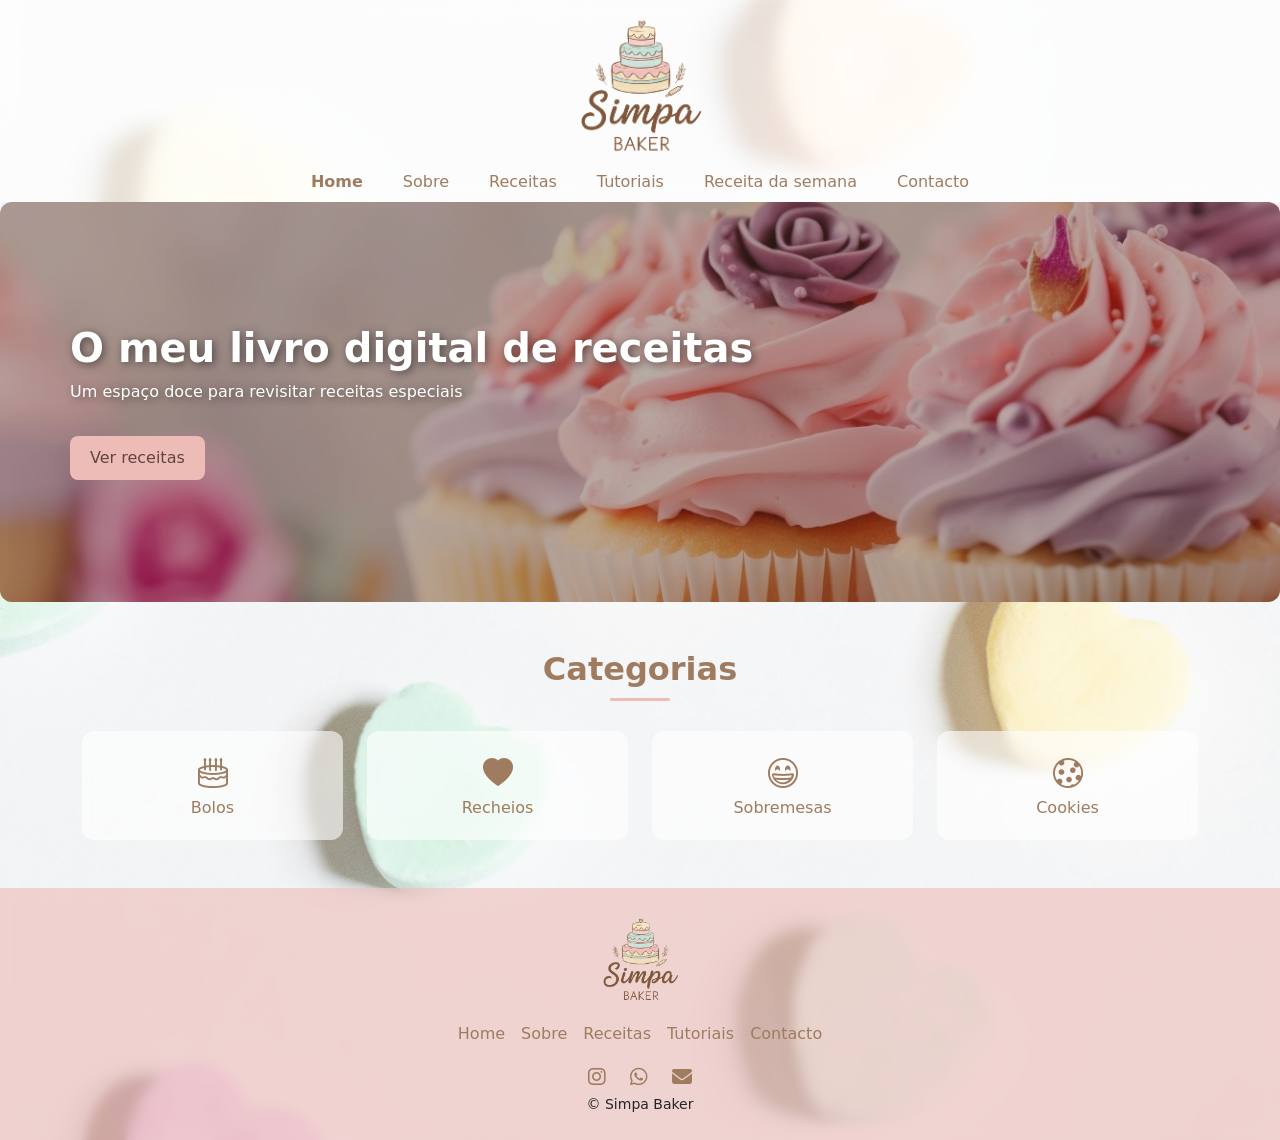
<file: Pages/index.html>
<!doctype html>
<html lang="en">

<head>
    <meta charset="UTF-8" />
    <meta name="viewport" content="width=device-width, initial-scale=1.0" />
    <title>Simpa Baker</title>

    <!-- Favicon -->
    <link rel="icon" type="image/x-icon" href="../Assets/Imagens/Icones/favicon.png">

    <!-- Bootstrap CSS -->
    <link href="https://cdn.jsdelivr.net/npm/bootstrap@5.3.8/dist/css/bootstrap.min.css" rel="stylesheet"
        integrity="sha384-sRIl4kxILFvY47J16cr9ZwB07vP4J8+LH7qKQnuqkuIAvNWLzeN8tE5YBujZqJLB" crossorigin="anonymous">

    <!-- Font Awesone - Ícones -->
    <link rel="stylesheet" href="https://cdnjs.cloudflare.com/ajax/libs/font-awesome/6.5.0/css/all.min.css">

    <!-- Botstrap Ícones -->
    <link href="https://cdn.jsdelivr.net/npm/bootstrap-icons@1.11.3/font/bootstrap-icons.css" rel="stylesheet">

    <!-- Meu CSS -->
    <link rel="stylesheet" href="../Assets/CSS/style.css">

</head>

<body class="d-flex flex-column min-vh-100">

    <!-- HEADER -->
    <header class="text-center">

            <!-- Logo -->
            <a href="index.html">
                <img class="img-fluid" style="max-width: 160px;" src="../Assets/Imagens/Icones/logo_simpa.png"
                    alt="Simpa Baker logo">
            </a>

            <!-- NAVBAR -->
            <nav class="navbar navbar-expand-lg" data-bs-theme="light">
                <div class="container">
                    <!-- Botao mobile -->
                    <button class="navbar-toggler" type="button" data-bs-toggle="collapse" data-bs-target="#menu">
                        <span class="navbar-toggler-icon"></span>
                    </button>
                    <!-- Menu -->
                    <div class="collapse navbar-collapse justify-content-center" id="menu">

                        <ul class="navbar-nav gap-4">

                            <!-- Links -->
                            <li class="nav-item">
                                <a class="nav-link active" href="index.html">Home</a>
                            </li>
                            <li class="nav-item">
                                <a class="nav-link" href="sobre_nos.html">Sobre</a>
                            </li>
                            <li class="nav-item">
                                <a class="nav-link" href="receitas.html">Receitas</a>
                            </li>
                            <li class="nav-item">
                                <a class="nav-link" href="videos.html">Tutoriais</a>
                            </li>
                            <li class="nav-item">
                                <a class="nav-link" href="receita-da-semana.html">Receita da semana</a>
                            </li>
                            <li class="nav-item">
                                <a class="nav-link" href="contactos.html">Contacto</a>
                            </li>

                        </ul>
                    </div>

                </div>
            </nav>
    </header>

    <!-- MAIN -->
    <main>
        <!-- HERO -->
        <div class="hero d-flex align-items-center text-white">
            <div class="container text-start">
                <!-- Título principal -->
                <h1 class="fw-bold">O meu livro digital de receitas</h1>
                <!-- Texto -->
                <p>Um espaço doce para revisitar receitas especiais</p>
                <!-- Botao -->
                <a href="receitas.html" class="btn btn-custom mt-3">Ver receitas</a>
            </div>
        </div>

        <!-- CATEGORIAS -->
        <div class="container text-center my-5">

            <!-- Titulo da secçao -->
            <h2 class="section-title">Categorias</h2>
            <div class="section-divider"></div>
            <!-- Grid -->
            <div class="row justify-content-center g-4">

                <!-- Categoria -->
                <div class="col-6 col-md-3">
                    <div class="categoria">
                        <i class="bi bi-cake2"></i>
                        <p>Bolos</p>
                    </div>
                </div>
                <!-- Repeticao -->
                <div class="col-6 col-md-3">
                    <div class="categoria">
                        <i class="bi bi-heart-fill"></i>
                        <p>Recheios</p>
                    </div>
                </div>

                <div class="col-6 col-md-3">
                    <div class="categoria">
                        <i class="bi bi-emoji-grin"></i>
                        <p>Sobremesas</p>
                    </div>
                </div>

                <div class="col-6 col-md-3">
                    <div class="categoria">
                        <i class="bi bi-cookie"></i>
                        <p>Cookies</p>
                    </div>
                </div>

            </div>
        </div>

    </main>
    <!-- FOOTER -->
    <footer class="footer mt-auto py-4">
        <div class="container text-center">


            <!-- Logo -->
            <img src="../Assets/Imagens/Icones/logo_simpa.png" alt="Simpa Baker logo" style="max-width: 100px;">

            <!-- Links -->
            <div class="d-flex justify-content-center gap-3 mb-2">
                <a href="index.html" class="footer-link">Home</a>
                <a href="sobre_nos.html" class="footer-link">Sobre</a>
                <a href="receitas.html" class="footer-link">Receitas</a>
                <a href="videos.html" class="footer-link">Tutoriais</a>
                <a href="contactos.html" class="footer-link">Contacto</a>
            </div>

            <!-- Redes Sociais -->
            <div class="d-flex justify-content-center gap-4 mt-3">
                <a href="https://instagram.com/simpa.baker" target="_blank" class="footer-icon"><i
                        class="fa-brands fa-instagram"></i></a>
                <a href="https://wa.me/351937646633" target="_blank" class="footer-icon"><i
                        class="fa-brands fa-whatsapp"></i></a>
                <a href="mailto:jessica_amorim@hotmail.com" class="footer-icon"><i class="fa-solid fa-envelope"></i></a>
            </div>
            <!-- Copyright -->
                <small>&copy; Simpa Baker</small>
            </div>

        </div>
    </footer>

    <!-- Bootstrap JS -->
    <script src="https://cdn.jsdelivr.net/npm/bootstrap@5.3.8/dist/js/bootstrap.bundle.min.js"
        integrity="sha384-FKyoEForCGlyvwx9Hj09JcYn3nv7wiPVlz7YYwJrWVcXK/BmnVDxM+D2scQbITxI"
        crossorigin="anonymous"></script>

    <!-- Meu JS -->
    <script src="../Assets/JS/main.js"></script>
</body>

</html>
</file>
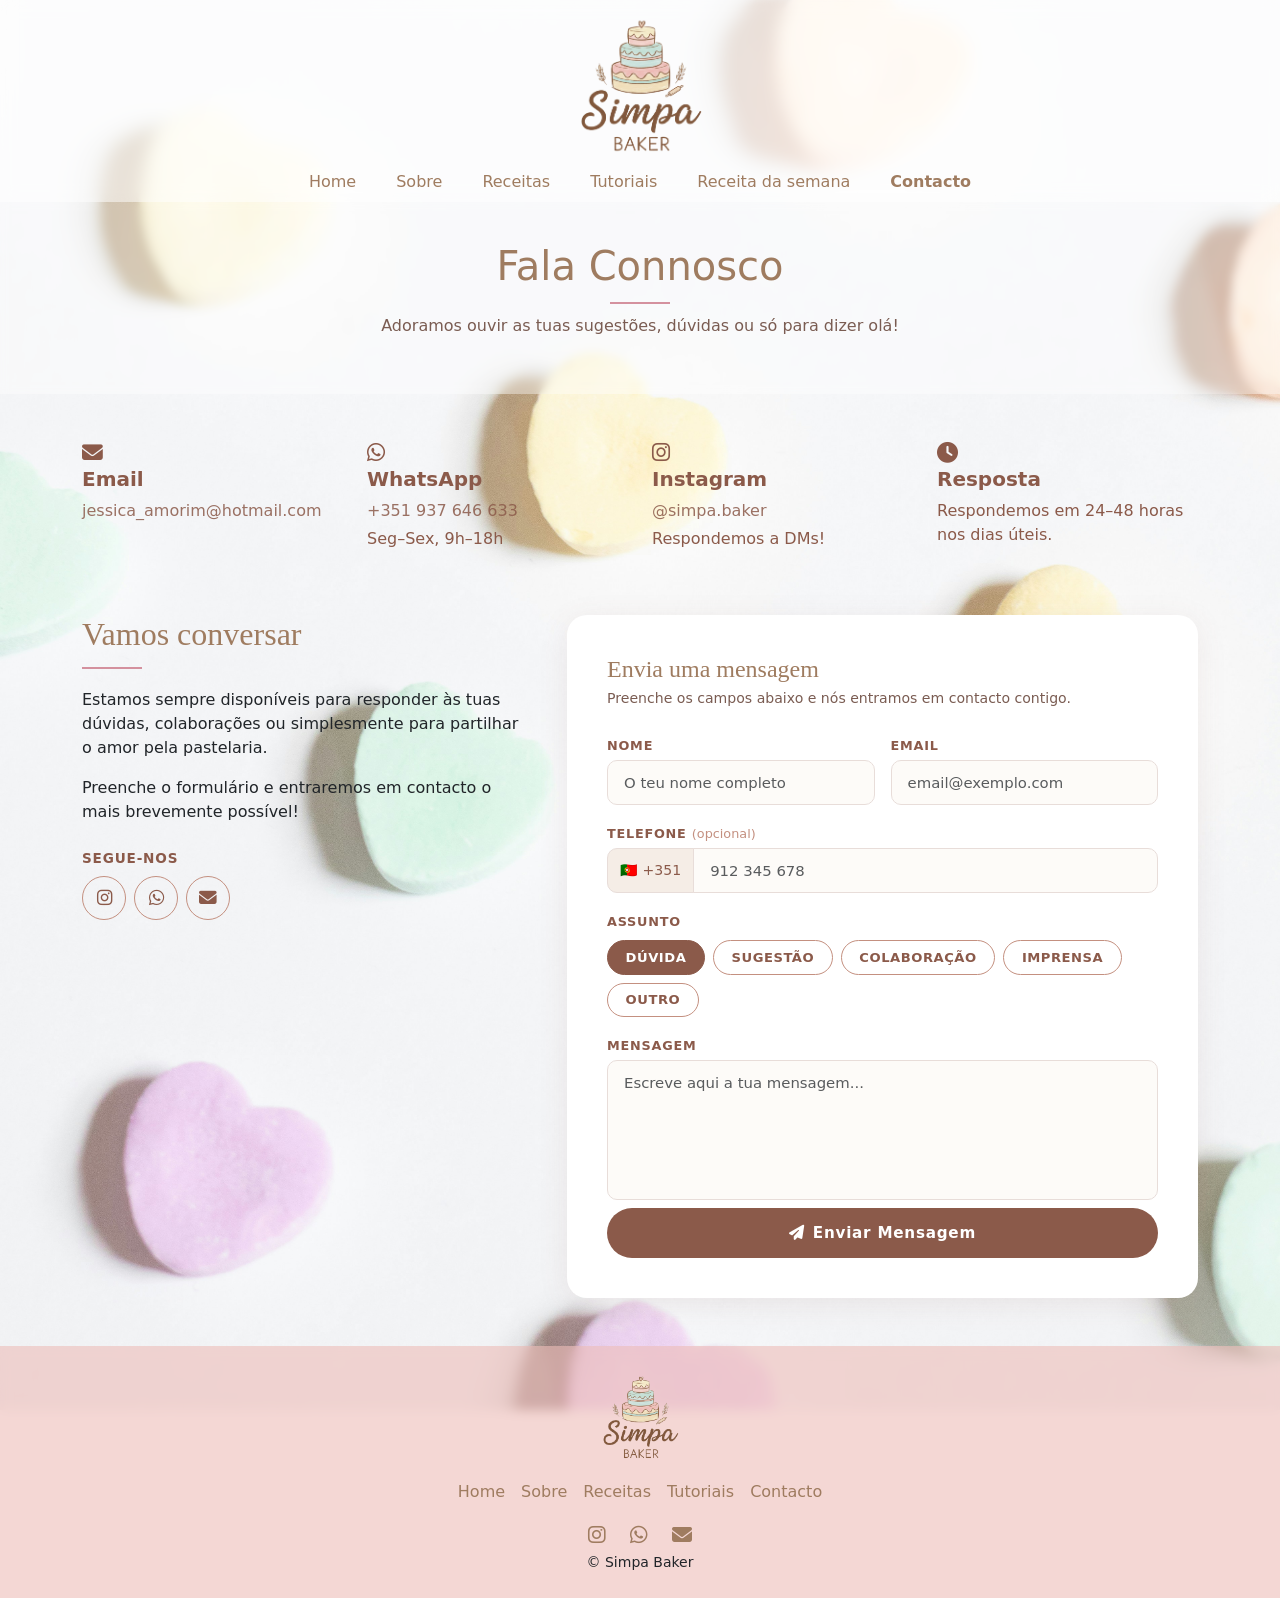
<file: Pages/contactos.html>
<!doctype html>
<html lang="en">

<head>
    <meta charset="UTF-8" />
    <meta name="viewport" content="width=device-width, initial-scale=1.0" />
    <title>Simpa Baker</title>

    <!-- FAVICON -->
    <link rel="icon" type="image/x-icon" href="../Assets/Imagens/Icones/favicon.png">

    <!-- BOOTSTRAP -->
    <link href="https://cdn.jsdelivr.net/npm/bootstrap@5.3.8/dist/css/bootstrap.min.css" rel="stylesheet"
        integrity="sha384-sRIl4kxILFvY47J16cr9ZwB07vP4J8+LH7qKQnuqkuIAvNWLzeN8tE5YBujZqJLB" crossorigin="anonymous">

    <!-- FONT AWESOME -->
    <link rel="stylesheet" href="https://cdnjs.cloudflare.com/ajax/libs/font-awesome/6.5.0/css/all.min.css">


    <!-- MEU CSS -->
    <link rel="stylesheet" href="../Assets/CSS/style.css">

</head>

<body class="d-flex flex-column min-vh-100">
    <header class="text-center sticky-top">

        <!-- Logo com espaçamento em cima e em baixo / Limitador de tamanho-->
        <a href="index.html">
            <img class="img-fluid" style="max-width: 160px;" src="../Assets/Imagens/Icones/logo_simpa.png"
                alt="Simpa Baker logo">
        </a>

        <!-- NAVBAR -->
        <nav class="navbar navbar-expand-lg" data-bs-theme="light">
            <div class="container">

                <button class="navbar-toggler" type="button" data-bs-toggle="collapse" data-bs-target="#menu">
                    <span class="navbar-toggler-icon"></span>
                </button>

                <div class="collapse navbar-collapse justify-content-center" id="menu">

                    <ul class="navbar-nav gap-4">

                        <li class="nav-item">
                            <a class="nav-link" href="index.html">Home</a>
                        </li>
                        <li class="nav-item">
                            <a class="nav-link" href="sobre_nos.html">Sobre</a>
                        </li>
                        <li class="nav-item">
                            <a class="nav-link" href="receitas.html">Receitas</a>
                        </li>
                        <li class="nav-item">
                            <a class="nav-link" href="videos.html">Tutoriais</a>
                        </li>
                        <li class="nav-item">
                            <a class="nav-link" href="receita-da-semana.html">Receita da semana</a>
                        </li>
                        <li class="nav-item">
                            <a class="nav-link active" href="contactos.html">Contacto</a>
                        </li>


                    </ul>
                </div>

            </div>
        </nav>

    </header>


    <main>
        <!-- HERO -->
        <div class="page-hero">
            <h1>
                Fala Connosco
            </h1>
            <div class="divider"></div>
            <p>Adoramos ouvir as tuas sugestões, dúvidas ou só para dizer olá!</p>
        </div>

        <!-- CARDS DE INFO -->
        <div class="container my-5">
            <div class="row g-4 justify-content-center">
                <div class="col-6 col-md-3">
                    <div class="info-card">
                        <div class="info-icon"><i class="fa-solid fa-envelope"></i></div>
                        <h5>Email</h5>
                        <a href="mailto:jessica_amorim@hotmail.com">jessica_amorim@hotmail.com</a>
                    </div>
                </div>

                <div class="col-6 col-md-3">
                    <div class="info-card">
                        <div class="info-icon"><i class="fa-brands fa-whatsapp"></i></div>
                        <h5>WhatsApp</h5>
                        <a href="https://wa.me/351937646633" target="_blank">+351 937 646 633</a>
                        <p class="mt-1">Seg–Sex, 9h–18h</p>
                    </div>
                </div>

                <div class="col-6 col-md-3">
                    <div class="info-card">
                        <div class="info-icon">
                            <i class="fa-brands fa-instagram"></i>
                        </div>
                        <h5>Instagram</h5>
                        <a href="https://instagram.com/simpa.baker" target="_blank">@simpa.baker</a>
                        <p class="mt-1">Respondemos a DMs!</p>
                    </div>
                </div>

                <div class="col-6 col-md-3">
                    <div class="info-card">
                        <div class="info-icon"><i class="fa-solid fa-clock"></i></div>
                        <h5>Resposta</h5>
                        <p>Respondemos em 24–48 horas nos dias úteis.</p>
                    </div>
                </div>
            </div>
        </div>

        <!-- FORMULÁRIO + INFO -->
        <div class="container mb-5">
            <div class="row g-5 align-items-start">
                <!-- LADO ESQUERDO — texto + redes -->
                <div class="col-md-5">
                    <h2 class="titulo-secao">
                        Vamos conversar
                    </h2>
                    <div class="divider" style="margin: 0.8rem 0 1.2rem"></div>
                    <p>
                        Estamos sempre disponíveis para responder às tuas dúvidas,
                        colaborações ou simplesmente para partilhar o amor pela
                        pastelaria.
                    </p>
                    <p>
                        Preenche o formulário e entraremos em contacto o mais brevemente
                        possível!
                    </p>

                    <!-- Redes sociais -->
                    <p class="fw-bold mt-4 mb-2" style="
                color: #8b5a4a;
                font-size: 0.85rem;
                letter-spacing: 0.06em;
                text-transform: uppercase;
              ">
                        Segue-nos
                    </p>
                    <div class="d-flex gap-2">
                        <a href="https://instagram.com/simpa.baker" target="_blank" class="social-btn">
                            <i class="fa-brands fa-instagram"></i>
                        </a>
                        <a href="https://wa.me/351937646633" target="_blank" class="social-btn">
                            <i class="fa-brands fa-whatsapp"></i>
                        </a>
                        <a href="mailto:jessica_amorim@hotmail.com" class="social-btn">
                            <i class="fa-solid fa-envelope"></i>
                        </a>
                    </div>
                </div>

                <!-- LADO DIREITO — formulário -->
                <div class="col-md-7">
                    <div class="form-card">
                        <!-- FORMULÁRIO -->
                        <form id="formulario">
                            <h4 class="mb-1 titulo-formulario">
                                Envia uma mensagem
                            </h4>
                            <p class="mb-4 texto-formulario">
                                Preenche os campos abaixo e nós entramos em contacto contigo.
                            </p>

                            <div class="row g-3">
                                <!-- Nome -->
                                <div class="col-md-6">
                                    <label for="nome">Nome</label>
                                    <input type="text" class="form-control" id="nome" required
                                        placeholder="O teu nome completo" />
                                    <div class="invalid-feedback">
                                        Por favor indica o teu nome.
                                    </div>
                                </div>

                                <!-- Email -->
                                <div class="col-md-6">
                                    <label for="email">Email</label>
                                    <input type="email" class="form-control" id="email" required
                                        placeholder="email@exemplo.com" />
                                    <div class="invalid-feedback">
                                        Por favor indica um email válido.
                                    </div>
                                </div>

                                <!-- Telefone -->
                                <div class="col-12">
                                    <label for="telefone">Telefone
                                        <span style="
                          color: #c49080;
                          font-weight: 300;
                          text-transform: none;
                          letter-spacing: 0;
                        ">(opcional)</span></label>
                                    <div class="input-group">
                                        <span class="input-group-text" style="
                          background: #f5ede6;
                          border: 1.5px solid #e8ddd9;
                          border-radius: 10px 0 0 10px;
                          color: #8b5a4a;
                          font-size: 0.88rem;
                        ">🇵🇹 +351</span>
                                        <input type="tel" class="form-control" id="telefone" placeholder="912 345 678"
                                            style="border-radius: 0 10px 10px 0" />
                                    </div>
                                </div>

                                <!-- Assunto -->
                                <div class="col-12">
                                    <label>Assunto</label>
                                    <div class="assunto-group mt-1">
                                        <input type="radio" name="assunto" id="a1" value="Dúvida" checked />
                                        <label for="a1">Dúvida</label>

                                        <input type="radio" name="assunto" id="a2" value="Sugestão" />
                                        <label for="a2">Sugestão</label>

                                        <input type="radio" name="assunto" id="a3" value="Colaboração" />
                                        <label for="a3">Colaboração</label>

                                        <input type="radio" name="assunto" id="a4" value="Imprensa" />
                                        <label for="a4">Imprensa</label>

                                        <input type="radio" name="assunto" id="a5" value="Outro" />
                                        <label for="a5">Outro</label>
                                    </div>
                                </div>

                                <!-- Mensagem -->
                                <div class="col-12">
                                    <label for="mensagem">Mensagem</label>
                                    <textarea class="form-control" id="mensagem" required
                                        placeholder="Escreve aqui a tua mensagem..."></textarea>
                                    <div class="invalid-feedback">
                                        Por favor escreve a tua mensagem.
                                    </div>
                                </div>

                                <!-- Botão -->
                                <div class="col-12 mt-2">
                                    <button type="submit" class="btn btn-enviar" onclick="enviarFormulario()">
                                        <i class="fa-solid fa-paper-plane me-2"></i>Enviar
                                        Mensagem
                                    </button>
                                </div>
                            </div>
                        </form>

                        <!-- MENSAGEM DE SUCESSO -->
                        <div id="sucesso">
                            <div class="sucesso-icon">
                                <i class="fa-solid fa-check"></i>
                            </div>
                            <h3 class="mb-2">Mensagem enviada!</h3>
                            <p>Obrigada pelo contacto. Vamos responder-te em breve 🩷</p>
                            <button class="btn btn-enviar mt-3" style="width: auto; padding: 0.7rem 2rem"
                                onclick="voltarFormulario()">
                                <i class="fa-solid fa-arrow-left me-2"></i>Enviar outra
                                mensagem
                            </button>
                        </div>
                    </div>
                </div>
            </div>
        </div>
        
    </main>


    <footer class="footer mt-auto py-4">
        <div class="container text-center">


            <!-- LOGO -->
            <img src="../Assets/Imagens/Icones/logo_simpa.png" alt="Simpa Baker logo" style="max-width: 100px;">

            <!-- lINKS -->
            <div class="d-flex justify-content-center gap-3 mb-2">
                <a href="index.html" class="footer-link">Home</a>
                <a href="sobre_nos.html" class="footer-link">Sobre</a>
                <a href="receitas.html" class="footer-link">Receitas</a>
                <a href="videos.html" class="footer-link">Tutoriais</a>
                <a href="contactos.html" class="footer-link">Contacto</a>
            </div>

            <div class="d-flex justify-content-center gap-4 mt-3">
                <a href="https://instagram.com/simpa.baker" target="_blank" class="footer-icon"><i
                        class="fa-brands fa-instagram"></i></a>
                <a href="https://wa.me/351937646633" target="_blank" class="footer-icon"><i
                        class="fa-brands fa-whatsapp"></i></a>
                <a href="mailto:jessica_amorim@hotmail.com" class="footer-icon"><i class="fa-solid fa-envelope"></i></a>
            </div>

            <!-- COPYRIGHT -->
            <div class="col-12 col-md-12">
                <small>&copy; Simpa Baker</small>
            </div>

        </div>
    </footer>

    <!-- BOOTSTRAP JS -->
    <script src="https://cdn.jsdelivr.net/npm/bootstrap@5.3.8/dist/js/bootstrap.bundle.min.js"
        integrity="sha384-FKyoEForCGlyvwx9Hj09JcYn3nv7wiPVlz7YYwJrWVcXK/BmnVDxM+D2scQbITxI"
        crossorigin="anonymous"></script>

    <!-- MEU JS -->
    <script src="../Assets/JS/main.js"></script>
</body>

</html>
</file>
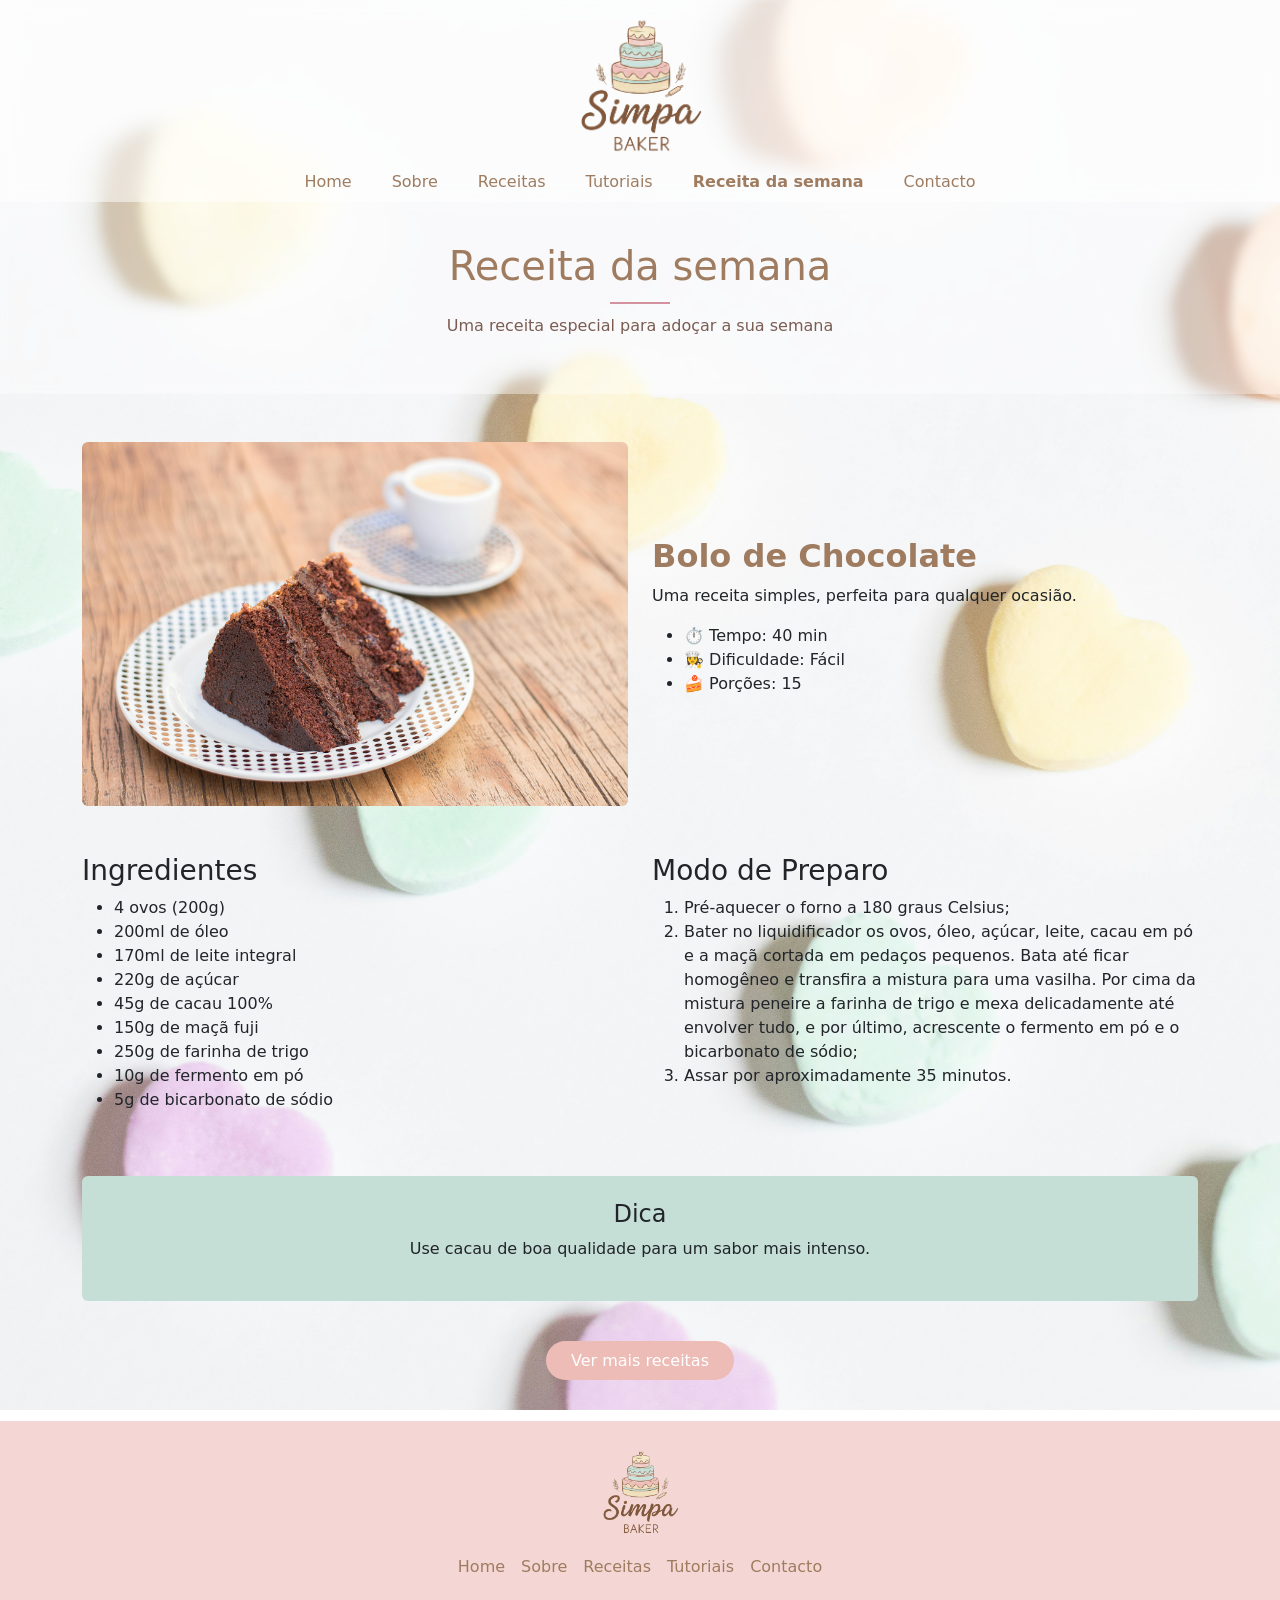
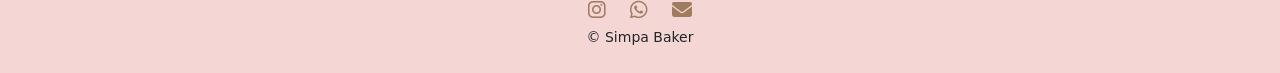
<file: Pages/receita-da-semana.html>
<!doctype html>
<html lang="en">

<head>
    <meta charset="UTF-8" />
    <meta name="viewport" content="width=device-width, initial-scale=1.0" />
    <title>Simpa Baker</title>

    <!-- Favicon -->
    <link rel="icon" type="image/x-icon" href="../Assets/Imagens/Icones/favicon.png">

    <!-- Bootstrap CSS -->
    <link href="https://cdn.jsdelivr.net/npm/bootstrap@5.3.8/dist/css/bootstrap.min.css" rel="stylesheet"
        integrity="sha384-sRIl4kxILFvY47J16cr9ZwB07vP4J8+LH7qKQnuqkuIAvNWLzeN8tE5YBujZqJLB" crossorigin="anonymous">

    <!-- Font Awesome - Ícones -->
    <link rel="stylesheet" href="https://cdnjs.cloudflare.com/ajax/libs/font-awesome/6.5.0/css/all.min.css">

    <!-- Meu CSS -->
    <link rel="stylesheet" href="../Assets/CSS/style.css">

</head>

<body class="d-flex flex-column min-vh-100">
    <header class="text-center sticky-top">

        <!-- Logo com espaçamento em cima e em baixo / Limitador de tamanho-->
        <a href="index.html">
            <img class="img-fluid" style="max-width: 160px;" src="../Assets/Imagens/Icones/logo_simpa.png"
                alt="Simpa Baker logo">
        </a>

        <!-- NAVBAR -->
        <nav class="navbar navbar-expand-lg" data-bs-theme="light">
            <div class="container">

                <button class="navbar-toggler" type="button" data-bs-toggle="collapse" data-bs-target="#menu">
                    <span class="navbar-toggler-icon"></span>
                </button>

                <div class="collapse navbar-collapse justify-content-center" id="menu">

                    <ul class="navbar-nav gap-4">

                        <li class="nav-item">
                            <a class="nav-link" href="index.html">Home</a>
                        </li>
                        <li class="nav-item">
                            <a class="nav-link" href="sobre_nos.html">Sobre</a>
                        </li>
                        <li class="nav-item">
                            <a class="nav-link" href="receitas.html">Receitas</a>
                        </li>
                        <li class="nav-item">
                            <a class="nav-link" href="videos.html">Tutoriais</a>
                        </li>
                        <li class="nav-item">
                            <a class="nav-link active" href="receita-da-semana.html">Receita da semana</a>
                        </li>
                        <li class="nav-item">
                            <a class="nav-link" href="contactos.html">Contacto</a>
                        </li>


                    </ul>
                </div>

            </div>
        </nav>

    </header>

    <main>

        <!-- HERO -->
          <div class="page-hero">
            <h1>Receita da semana</h1>
            <div class="divider"></div>
            <p>Uma receita especial para adoçar a sua semana</p>
        </div>

        <!-- Receita Principal -->
        <section class="container my-5">
            <div class="row align-items-center">

                <!-- Imagem da receita -->
                <div class="col-md-6">
                    <img src="../Assets/Imagens/Receitas/bolo-chocolate.jpg" class="img-fluid rounded"
                        alt="bolo de chocolate">
                </div>

                <!-- Informacoes sobre a receita -->
                <div class="col-md-6">
                    <h2 class="section-title text-start">Bolo de Chocolate</h2>
                    <p>Uma receita simples, perfeita para qualquer ocasião.</p>

                    <ul>
                        <li>⏱ Tempo: 40 min</li>
                        <li>👩‍🍳 Dificuldade: Fácil</li>
                        <li>🍰 Porções: 15</li>
                    </ul>
                </div>

            </div>
        </section>
        <!-- Ingredientes e Preparo -->
        <section class="container my-5">
            <div class="row">

                <!-- Ingredientes -->
                <div class="col-md-6">
                    <h3>Ingredientes</h3>
                    <ul>
                        <li>4 ovos (200g)</li>
                        <li>200ml de óleo</li>
                        <li>170ml de leite integral</li>
                        <li>220g de açúcar</li>
                        <li>45g de cacau 100%</li>
                        <li>150g de maçã fuji</li>
                        <li>250g de farinha de trigo</li>
                        <li>10g de fermento em pó</li>
                        <li>5g de bicarbonato de sódio</li>
                    </ul>
                </div>

                <!-- Modo de Preparo -->
                <div class="col-md-6">
                    <h3>Modo de Preparo</h3>
                    <ol>
                        <li>Pré-aquecer o forno a 180 graus Celsius;</li>
                        <li>Bater no liquidificador os ovos, óleo,
                            açúcar, leite, cacau em pó e a maçã cortada em
                            pedaços pequenos.
                            Bata até ficar homogêneo e transfira a mistura
                            para uma vasilha. Por cima da mistura peneire a
                            farinha de trigo e mexa delicadamente até
                            envolver tudo, e por último, acrescente o fermento
                            em pó e o bicarbonato de sódio;</li>

                        <li>Assar por aproximadamente 35 minutos.</li>
                    </ol>
                </div>

            </div>
        </section>

        <!-- Dica -->
        <section class="container my-5 text-center">
            <div class="p-4 rounded" style="background-color: var(--verde);">
                <h4>Dica</h4>
                <p>Use cacau de boa qualidade para um sabor mais intenso.</p>
            </div>
        </section>

        <!-- CTA -->
        <section class="text-center my-5">
            <a href="receitas.html" class="btn-simpa">Ver mais receitas</a>
        </section>








    </main>

    <footer class="footer mt-auto py-4">
        <div class="container text-center">


            <!-- LOGO -->
            <img src="../Assets/Imagens/Icones/logo_simpa.png" alt="Simpa Baker logo" style="max-width: 100px;">

            <!-- lINKS -->
            <div class="d-flex justify-content-center gap-3 mb-2">
                <a href="index.html" class="footer-link">Home</a>
                <a href="sobre_nos.html" class="footer-link">Sobre</a>
                <a href="receitas.html" class="footer-link">Receitas</a>
                <a href="videos.html" class="footer-link">Tutoriais</a>
                <a href="contactos.html" class="footer-link">Contacto</a>
            </div>

            <div class="d-flex justify-content-center gap-4 mt-3">
                <a href="https://instagram.com/simpa.baker" target="_blank" class="footer-icon"><i
                        class="fa-brands fa-instagram"></i></a>
                <a href="https://wa.me/351937646633" target="_blank" class="footer-icon"><i
                        class="fa-brands fa-whatsapp"></i></a>
                <a href="mailto:jessica_amorim@hotmail.com" class="footer-icon"><i class="fa-solid fa-envelope"></i></a>
            </div>

            <!-- COPYRIGHT -->
            <div class="col-12 col-md-12">
                <small>&copy; Simpa Baker</small>
            </div>

        </div>
    </footer>

    <!-- BOOTSTRAP JS -->
    <script src="https://cdn.jsdelivr.net/npm/bootstrap@5.3.8/dist/js/bootstrap.bundle.min.js"
        integrity="sha384-FKyoEForCGlyvwx9Hj09JcYn3nv7wiPVlz7YYwJrWVcXK/BmnVDxM+D2scQbITxI"
        crossorigin="anonymous"></script>

    <!-- MEU JS -->
    <script src="../Assets/JS/main.js"></script>
</body>

</html>
</file>
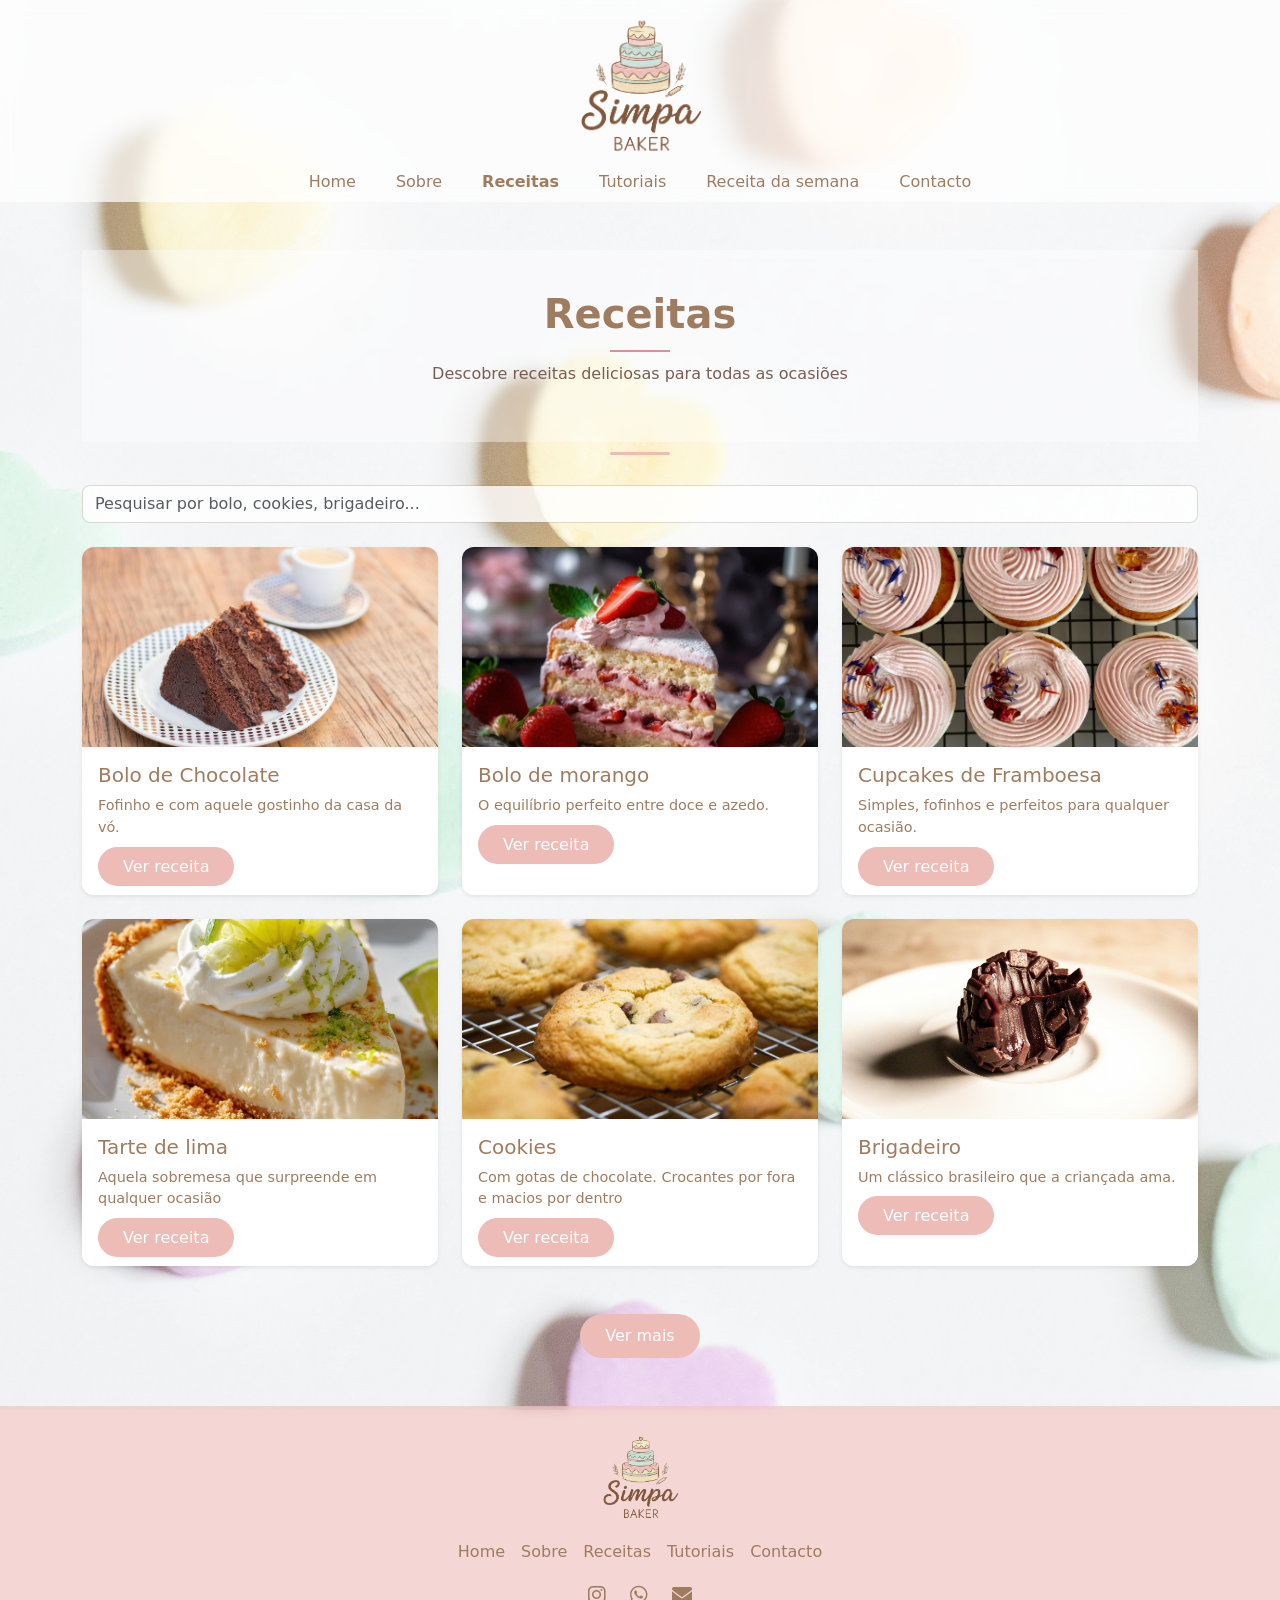
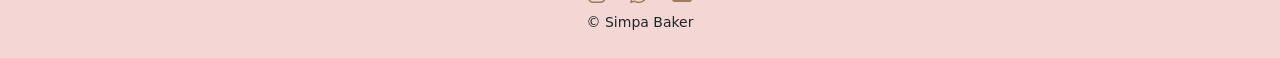
<file: Pages/receitas.html>
<!doctype html>
<html lang="en">

<head>
    <meta charset="UTF-8" />
    <meta name="viewport" content="width=device-width, initial-scale=1.0" />
    <title>Simpa Baker</title>

    <!-- Favicon -->
    <link rel="icon" type="image/x-icon" href="../Assets/Imagens/Icones/favicon.png">

    <!-- Bootstrap -->
    <link href="https://cdn.jsdelivr.net/npm/bootstrap@5.3.8/dist/css/bootstrap.min.css" rel="stylesheet"
        integrity="sha384-sRIl4kxILFvY47J16cr9ZwB07vP4J8+LH7qKQnuqkuIAvNWLzeN8tE5YBujZqJLB" crossorigin="anonymous">

    <!-- Font Aweaome -->
    <link rel="stylesheet" href="https://cdnjs.cloudflare.com/ajax/libs/font-awesome/6.5.0/css/all.min.css">


    <!-- Meu CSS -->
    <link rel="stylesheet" href="../Assets/CSS/style.css">

</head>

<body class="d-flex flex-column min-vh-100">
    <header class="text-center sticky-top">

        <!-- Logo com espaçamento em cima e em baixo / Limitador de tamanho-->
        <a href="index.html">
            <img class="img-fluid" style="max-width: 160px;" src="../Assets/Imagens/Icones/logo_simpa.png"
                alt="Simpa Baker logo">
        </a>

        <!-- NAVBAR -->
        <nav class="navbar navbar-expand-lg" data-bs-theme="light">
            <div class="container">

                <button class="navbar-toggler" type="button" data-bs-toggle="collapse" data-bs-target="#menu">
                    <span class="navbar-toggler-icon"></span>
                </button>

                <div class="collapse navbar-collapse justify-content-center" id="menu">

                    <ul class="navbar-nav gap-4">

                        <li class="nav-item">
                            <a class="nav-link" href="index.html">Home</a>
                        </li>
                        <li class="nav-item">
                            <a class="nav-link" href="sobre_nos.html">Sobre</a>
                        </li>
                        <li class="nav-item">
                            <a class="nav-link active" href="receitas.html">Receitas</a>
                        </li>
                        <li class="nav-item">
                            <a class="nav-link" href="videos.html">Tutoriais</a>
                        </li>
                        <li class="nav-item">
                            <a class="nav-link" href="receita-da-semana.html">Receita da semana</a>
                        </li>
                        <li class="nav-item">
                            <a class="nav-link" href="contactos.html">Contacto</a>
                        </li>


                    </ul>
                </div>

            </div>
        </nav>

    </header>

    <main>

        <div class="container my-5">

            <div class="page-hero">
                <h1 class="fw-bold">
                    Receitas
                </h1>
                <div class="divider"></div>
                <p>Descobre receitas deliciosas para todas as ocasiões</p>
            </div>
            <div class="section-divider"></div>

            <input type="text" id="pesquisaReceita" placeholder="Pesquisar por bolo, cookies, brigadeiro..."
                class="form-control mb-4">

            <!-- Lista de receitas -->

            <div id="listaReceitas" class="row g-4">


                <!-- Cards -->

                <div class="col-12 col-md-4 receita">
                    <div class="card h-100 shadow-sm">

                        <img src="../Assets/Imagens/Receitas/bolo-chocolate.jpg" class="card-img-top"
                            alt="Bolo de chocolate">

                        <div class="card-body">
                            <h5 class="card-title">Bolo de Chocolate</h5>
                            <p class="card-text">Fofinho e com aquele gostinho da casa da vó.</p>
                            <a href="#" class="btn-simpa">Ver receita</a>
                        </div>

                    </div>
                </div>

                <div class="col-12 col-md-4 receita">
                    <div class="card h-100 shadow-sm">

                        <img src="../Assets/Imagens/Receitas/bolo-baunilha-morango.jpg" class="card-img-top"
                            alt="Bolo de morango">

                        <div class="card-body">
                            <h5 class="card-title">Bolo de morango</h5>
                            <p class="card-text">O equilíbrio perfeito entre doce e azedo.</p>
                            <a href="#" class="btn-simpa">Ver receita</a>
                        </div>

                    </div>
                </div>

                <div class="col-12 col-md-4 receita">
                    <div class="card h-100 shadow-sm">

                        <img src="../Assets/Imagens/Receitas/cupcake-framboesa.jpeg" class="card-img-top"
                            alt="Cupcake de framboesa">

                        <div class="card-body">
                            <h5 class="card-title">Cupcakes de Framboesa</h5>
                            <p class="card-text">Simples, fofinhos e perfeitos para qualquer ocasião.</p>
                            <a href="#" class="btn-simpa">Ver receita</a>
                        </div>

                    </div>
                </div>

                <div class="col-12 col-md-4 receita">
                    <div class="card h-100 shadow-sm">

                        <img src="../Assets/Imagens/Receitas/tarte-limao.jpg" class="card-img-top" alt="Tarte de Lima">

                        <div class="card-body">
                            <h5 class="card-title">Tarte de lima</h5>
                            <p class="card-text">Aquela sobremesa que surpreende em qualquer ocasião</p>
                            <a href="#" class="btn-simpa">Ver receita</a>
                        </div>

                    </div>
                </div>

                <div class="col-12 col-md-4 receita">
                    <div class="card h-100 shadow-sm">

                        <img src="../Assets/Imagens/Receitas/cookies.jpg" class="card-img-top" alt="Cookies">

                        <div class="card-body">
                            <h5 class="card-title">Cookies</h5>
                            <p class="card-text">Com gotas de chocolate. Crocantes por fora e macios por dentro</p>
                            <a href="#" class="btn-simpa">Ver receita</a>
                        </div>

                    </div>
                </div>

                <div class="col-12 col-md-4 receita">
                    <div class="card h-100 shadow-sm">

                        <img src="../Assets/Imagens/Receitas/brigadeiro.jpg" class="card-img-top" alt="Brigadeiro">

                        <div class="card-body">
                            <h5 class="card-title">Brigadeiro</h5>
                            <p class="card-text">Um clássico brasileiro que a criançada ama.</p>
                            <a href="#" class="btn-simpa">Ver receita</a>
                        </div>

                    </div>
                </div>

                <div class="col-12 col-md-4 receita">
                    <div class="card h-100 shadow-sm">

                        <img src="../Assets/Imagens/Receitas/bolo-cenoura.jpeg" class="card-img-top"
                            alt="Bolo de cenoura">

                        <div class="card-body">
                            <h5 class="card-title">Bolo de Cenoura</h5>
                            <p class="card-text">Com cobertura de chocolate. Tradicional, fofinho, húmido e delicioso.
                            </p>
                            <a href="#" class="btn-simpa">Ver receita</a>
                        </div>

                    </div>
                </div>

                <div class="col-12 col-md-4 receita">
                    <div class="card h-100 shadow-sm">

                        <img src="../Assets/Imagens/Receitas/pudim.jpg" class="card-img-top" alt="Pudim">

                        <div class="card-body">
                            <h5 class="card-title">Pudim de leite condensado</h5>
                            <p class="card-text">Com calda de caramelo. Suave e doce na medida.</p>
                            <a href="#" class="btn-simpa">Ver receita</a>
                        </div>

                    </div>
                </div>

                <div class="col-12 col-md-4 receita">
                    <div class="card h-100 shadow-sm">

                        <img src="../Assets/Imagens/Receitas/brownie.jpg" class="card-img-top" alt="Brownie">

                        <div class="card-body">
                            <h5 class="card-title">Brownie</h5>
                            <p class="card-text">Chocolate com sabor intenso de marcante.</p>
                            <a href="#" class="btn-simpa">Ver receita</a>
                        </div>

                    </div>
                </div>

                <div class="col-12 col-md-4 receita">
                    <div class="card h-100 shadow-sm">

                        <img src="../Assets/Imagens/Receitas/cheesecake.jpg" class="card-img-top" alt="Cheesecake">

                        <div class="card-body">
                            <h5 class="card-title">Cheesecake de Frutos Vermelhos</h5>
                            <p class="card-text">Simples, fofinhos e perfeitos para qualquer ocasião.</p>
                            <a href="#" class="btn-simpa">Ver receita</a>
                        </div>

                    </div>
                </div>

                <div class="col-12 col-md-4 receita">
                    <div class="card h-100 shadow-sm">

                        <img src="../Assets/Imagens/Receitas/apple-pie.jpg" class="card-img-top" alt="Apple pie">

                        <div class="card-body">
                            <h5 class="card-title">Tarte de Maça</h5>
                            <p class="card-text">Para servir quentinha, com gelado de baunilha ou chantily</p>
                            <a href="#" class="btn-simpa">Ver receita</a>
                        </div>

                    </div>
                </div>

                <div class="col-12 col-md-4 receita">
                    <div class="card h-100 shadow-sm">

                        <img src="../Assets/Imagens/Receitas/tarte-morango.jpeg" class="card-img-top"
                            alt="Tarte Morango">

                        <div class="card-body">
                            <h5 class="card-title">Tarte de morango e chocolate</h5>
                            <p class="card-text">A melhor dupla de sempre. Agrada a toda a gente.</p>
                            <a href="#" class="btn-simpa">Ver receita</a>
                        </div>

                    </div>
                </div>


                <!-- Botão "Ver mais" -->
                <div class="text-center mt-4">
                    <button id="verMais" class="btn-simpa mt-4">Ver mais</button>
                </div>


            </div>

        </div>
    </main>

    <footer class="footer mt-auto py-4">
        <div class="container text-center">


            <!-- Logo -->
            <img src="../Assets/Imagens/Icones/logo_simpa.png" alt="Simpa Baker logo" style="max-width: 100px;">

            <!-- Links -->
            <div class="d-flex justify-content-center gap-3 mb-2">
                <a href="index.html" class="footer-link">Home</a>
                <a href="sobre_nos.html" class="footer-link">Sobre</a>
                <a href="receitas.html" class="footer-link">Receitas</a>
                <a href="videos.html" class="footer-link">Tutoriais</a>
                <a href="contactos.html" class="footer-link">Contacto</a>
            </div>

            <div class="d-flex justify-content-center gap-4 mt-3">
                <a href="https://instagram.com/simpa.baker" target="_blank" class="footer-icon"><i
                        class="fa-brands fa-instagram"></i></a>
                <a href="https://wa.me/351937646633" target="_blank" class="footer-icon"><i
                        class="fa-brands fa-whatsapp"></i></a>
                <a href="mailto:jessica_amorim@hotmail.com" class="footer-icon"><i class="fa-solid fa-envelope"></i></a>
            </div>

            <!-- Copyright -->
            <div class="col-12 col-md-12">
                <small>&copy; Simpa Baker</small>
            </div>

        </div>
    </footer>

    <!-- Bootstrap JS -->
    <script src="https://cdn.jsdelivr.net/npm/bootstrap@5.3.8/dist/js/bootstrap.bundle.min.js"
        integrity="sha384-FKyoEForCGlyvwx9Hj09JcYn3nv7wiPVlz7YYwJrWVcXK/BmnVDxM+D2scQbITxI"
        crossorigin="anonymous"></script>

    <!-- Meu JS -->
    <script src="../Assets/JS/main.js"></script>
</body>

</html>
</file>
<file: Assets/CSS/style.css>
/* ===== GLOBAL ===== */

:root {
  --rosa: rgb(237, 188, 183);
  --verde: #c5dfd6;
  --creme: #f5efe0;
  --marrom: #9f7c60;
}

html {
  overflow-y: scroll;
}

body {
  background-image: url("../Imagens/background/fundo_coracoes.jpg");
  background-size: cover; /* cobre toda a tela */
  background-position: center; /* centraliza */
  background-repeat: no-repeat; /* não repete */
  background-attachment: fixed;
  overflow-y: scroll;
}

header {
  padding-top: 10px;
  padding-bottom: 0;
  z-index: 1000;

  background-color: rgba(255, 255, 255, 0.7);
  backdrop-filter: blur(8px);

  transition: all 0.3s ease;
}

header img {
  height: 80px;
  object-fit: contain;
}

.navbar {
  background-color: transparent;
  padding-top: 0 !important;
  padding-bottom: 0 !important;
}

.navbar .nav-link {
  color: var(--marrom);
  transition: 0.3s;
}

.navbar .nav-link:hover {
  color: #7a5a40; /* um tom mais escuro */
}

.navbar .nav-link.active {
  color: var(--marrom);
  font-weight: 600;
}

.btn-custom {
  background-color: var(--rosa);
  border: none;
  color: rgb(100, 67, 67);
  font-weight: 500;
  padding: 10px 20px;
  border-radius: 8px;
}

.btn-custom:hover {
  background-color: var(--marrom);
}

/* Banner principal grande */
.hero {
  color: #fff8f5;
  height: 400px;
  background-image: url("../Imagens/Hero/cupcakes.jpg");
  background-size: cover;
  background-position: center;
  position: relative;
  border-radius: 12px;
  overflow: hidden;
}

.hero h1,
.hero p {
  text-shadow: 2px 2px 8px rgba(0, 0, 0, 0.5);
}

/* camada escura para melhorar leitura */
.hero::before {
  content: "";
  position: absolute;
  inset: 0;
  background: rgba(80, 50, 30, 0.4);
}

/* garante que o texto fique por cima */
.hero .container {
  position: relative;
  padding: 40px 0;
  z-index: 2;
}

/* ===== INDEX ===== */

.categoria {
  padding: 20px;
  cursor: pointer;
  border-radius: 12px;
  background-color: rgba(255, 255, 255, 0.6);
  backdrop-filter: blur(5px);
  transition: 0.3s;
}

.categoria i {
  font-size: 30px;
  color: var(--marrom);
  margin-bottom: 10px;
}

.categoria p {
  margin: 0;
  color: var(--marrom);
  font-weight: 500;
}

.categoria:hover {
  transform: translateY(-5px);
  background-color: rgba(255, 255, 255, 0.8);
}

.section-title {
  color: var(--marrom);
  font-weight: 600;
  text-align: center;
  margin-bottom: 0.5rem;
}

.section-divider {
  width: 60px;
  height: 3px;
  background-color: var(--rosa);
  margin: 10px auto 30px;
  border-radius: 10px;
}

.footer {
  background-color: rgba(237, 188, 183, 0.6);
  backdrop-filter: blur(6px);
}

.footer img {
  margin-bottom: 15px;
}

.footer-link {
  text-decoration: none;
  color: var(--marrom);
  font-weight: 500;
}

.footer-link:hover {
  color: var(--marrom);
}

.footer-icon {
  color: var(--marrom);
  font-size: 20px;
  transition: 0.3s;
}

.footer-icon:hover {
  color: #000;
  transform: scale(1.2);
}

/* ===== SOBRE ===== */

/* HERO */

.sobre-hero {
  display: grid;
  grid-template-columns: 1fr 1fr;
  gap: 4rem;
  align-items: center;
  max-width: 1100px;
  margin: 4rem auto;
  padding: 0 2rem;
}

.sobre-hero img {
  width: 100%;
  border-radius: 20px 60px 20px 60px;
  object-fit: cover;
  height: 480px;
}

.sobre-texto h1 {
  font-size: 2.5rem;
  margin-bottom: 1.5rem;
}

.sobre-texto h1 em {
  color: var(--rosa);
}

.sobre-texto p {
  color: var(--marrom);
  line-height: 1.7;
  margin-bottom: 1rem;
}

/* BOTÃO */
.btn-simpa {
  background-color: var(--marrom);
  color: white;
  border: none;
  padding: 10px 25px;
  border-radius: 30px;
  transition: 0.3s;
}

.btn-simpa:hover {
  background-color: #7a5a40;
  transform: translateY(-2px);
}

/* VALORES */
.valores {
  background-color: var(--creme);
  padding: 5rem 2rem;
  text-align: center;
}

.valores-grid {
  display: grid;
  grid-template-columns: repeat(3, 1fr);
  gap: 2rem;
  max-width: 900px;
  margin: 3rem auto 0;
}

.valor-card {
  background: white;
  border-radius: 20px;
  padding: 2rem;
  transition: 0.3s;
}

.valor-card:hover {
  transform: translateY(-5px);
}

.valor-icon {
  width: 60px;
  height: 60px;
  background-color: var(--rosa);
  border-radius: 50%;
  display: flex;
  align-items: center;
  justify-content: center;
  margin: 0 auto 1rem;
  color: var(--marrom);
}

/* RESPONSIVO */
@media (max-width: 768px) {
  .sobre-hero {
    grid-template-columns: 1fr;
    margin-top: 40px;
    background-color: rgba(255, 255, 255, 0.6);
    border-radius: 12px;
    padding: 2rem;
  }

  .valores-grid {
    grid-template-columns: 1fr;
  }
}

.divider {
  width: 60px;
  height: 3px;
  background-color: var(--rosa);
  margin: 10px auto 30px;
}

/*  NÚMEROS  */

.numeros {
  background-color: rgba(197, 223, 214, 0.6);
  padding: 4rem 2rem;
  text-align: center;
  margin-top: 4rem;
}

.numeros-grid {
  display: grid;
  grid-template-columns: repeat(4, 1fr);
  max-width: 900px;
  margin: 0 auto;
  gap: 2rem;
}

.numero-item h3 {
  font-size: 2.5rem;
  color: var(--marrom);
  margin-bottom: 0.3rem;
}

.numero-item p {
  font-size: 0.9rem;
  color: var(--marrom);
}

/*  EQUIPA  */

.equipa {
  text-align: center;
  padding: 4rem 0;
}

.equipa-grid {
  display: grid;
  grid-template-columns: repeat(2, 200px);
  justify-content: center;
  gap: 2rem;
  margin-top: 2rem;
}

.membro img {
  width: 140px;
  height: 140px;
  border-radius: 50%;
  object-fit: cover;
  border: 4px solid var(--rosa);
  margin-bottom: 1rem;
}

.membro h3 {
  font-size: 1.1rem;
  margin-bottom: 0.3rem;
}

.membro span {
  font-size: 0.85rem;
  color: var(--marrom);
}

/*  ==== RECEITAS =====  */

/*  PESQUISA  */

.form-control {
  border: 1px solid rgba(159, 124, 96, 0.25);
  border-radius: 8px;
  background-color: rgba(255, 255, 255, 0.8);
}

.form-control:hover {
  border: 1px solid var(--rosa);
}

.form-control:focus {
  border: 1px solid var(--rosa);
  box-shadow: 0 0 0 0.2rem rgba(237, 188, 183, 0.3);
}

/*  CARDS  */

.card {
  border: none;
  border-radius: 12px;
  overflow: hidden;
  transition: 0.3s;
}

.card img {
  height: 200px;
  object-fit: cover;
}

.card-body {
  background-color: rgba(255, 255, 255, 0.7);
  backdrop-filter: blur(5px);
}

.card-title {
  color: var(--marrom);
}

.card-text {
  color: var(--marrom);
  font-size: 0.9rem;
}

.card:hover {
  transform: translateY(-5px) scale(1.02);
  box-shadow: 0 10px 20px rgba(237, 188, 183, 0.25);
}

/*  BOTÕES  */

.btn-simpa {
  background-color: var(--rosa);
  color: white;
  border: none;
  padding: 10px 25px;
  border-radius: 30px;
  transition: 0.3s;
  text-decoration: none;
}

.btn-simpa:hover {
  background-color: var(--marrom);
  transform: translateY(-3px);
  box-shadow: 0 8px 15px rgba(237, 188, 183, 0.3);
}

/* ==== RECEITA DA SEMANA ==== */

/*  HERO  */

.hero-receita {
  background: url("../Imagens/Cards/cupcakes.jpg") center/cover no-repeat;
  min-height: 300px;
  position: relative;
}

.hero-receita::before {
  content: "";
  position: absolute;
  inset: 0;
  background: rgba(159, 124, 96, 0.6); /* teu marrom */
}

.hero-receita .container {
  position: relative;
  z-index: 1;
}

/* ====== VÍDEOS / TUTORIAIS ====== */

/* ── HERO ── */
.page-hero {
  background-color: rgba(255, 255, 255, 0.4);
  backdrop-filter: blur(5px);
  text-align: center;
  padding: 40px 20px;
}

.page-hero h1 {
  color: var(--marrom);
}
.divider {
  width: 60px;
  height: 2px;
  background-color: #d4919e;
  margin: 0.8rem auto 0.5rem;
}
.page-hero p {
  margin-top: 10px;
  color: #7a5c52;
  font-weight: 300;
}

/* ── FILTROS ── */
.filtros-wrapper {
  display: flex;
  flex-wrap: wrap;
  justify-content: center;
  gap: 0.6rem;
  padding: 2rem 1rem 1rem;
}
.filtro-btn {
  padding: 0.45rem 1.3rem;
  border-radius: 50px;
  border: 1.5px solid #c49080;
  background: transparent;
  color: #8b5a4a;
  font-size: 0.88rem;
  cursor: pointer;
  transition: all 0.2s;
}
.filtro-btn:hover,
.filtro-btn.ativo {
  background-color: #8b5a4a;
  color: white;
  border-color: #8b5a4a;
}

/* ── SECÇÃO DE CATEGORIA ── */
.categoria-titulo {
  color: #8b5a4a;
  font-size: 1.5rem;
  margin-bottom: 0.3rem;
}
.categoria-linha {
  width: 40px;
  height: 2px;
  background-color: #f2c4ce;
  margin-bottom: 1.5rem;
}
.categoria-section {
  display: block;
}
.categoria-section.escondido {
  display: none;
}

/* ── CARD DE VÍDEO ── */
.video-card {
  background: white;
  border-radius: 16px;
  overflow: hidden;
  box-shadow: 0 4px 18px rgba(139, 90, 74, 0.1);
  transition:
    transform 0.22s,
    box-shadow 0.22s;
  cursor: pointer;
  border: none;
}
.video-card:hover {
  transform: translateY(-5px);
  box-shadow: 0 10px 28px rgba(139, 90, 74, 0.18);
}

/* miniatura */
.video-thumb {
  position: relative;
  overflow: hidden;
  height: 190px;
}
.video-thumb img {
  width: 100%;
  height: 100%;
  object-fit: cover;
  transition: transform 0.32s;
}
.video-card:hover .video-thumb img {
  transform: scale(1.06);
}

/* overlay com play */
.thumb-overlay {
  position: absolute;
  inset: 0;
  background: rgba(74, 50, 40, 0.22);
  display: flex;
  align-items: center;
  justify-content: center;
  opacity: 0;
  transition: opacity 0.22s;
}
.video-card:hover .thumb-overlay {
  opacity: 1;
}
.play-circle {
  width: 54px;
  height: 54px;
  background: white;
  border-radius: 50%;
  display: flex;
  align-items: center;
  justify-content: center;
  font-size: 1.3rem;
  color: #8b5a4a;
}

/* badge duração */
.duracao {
  position: absolute;
  bottom: 8px;
  right: 10px;
  background: rgba(0, 0, 0, 0.62);
  color: white;
  font-size: 0.72rem;
  padding: 0.15rem 0.55rem;
  border-radius: 6px;
}

/* badge nível */
.nivel-badge {
  font-size: 0.72rem;
  font-weight: 700;
  letter-spacing: 0.08em;
  text-transform: uppercase;
  color: #d4919e;
}

.video-card .card-title {
  color: #8b5a4a;
  font-size: 1rem;
}
.video-card .card-text {
  color: #7a5c52;
  font-size: 0.85rem;
  font-weight: 300;
}

/* ── MODAL ── */
.modal-content {
  border-radius: 16px;
  overflow: hidden;
  border: none;
}
.modal-header {
  border-bottom: none;
  padding-bottom: 0;
}
.modal-title {
  color: #8b5a4a;
  font-size: 1.1rem;
}
.modal-body {
  padding: 1rem 1.5rem 1.5rem;
}

.video-container {
  position: relative;
  padding-bottom: 56.25%; /* 16:9 */
  height: 0;
  background: #1a1a1a;
  border-radius: 10px;
  overflow: hidden;
}
.video-container iframe,
.video-container video {
  position: absolute;
  top: 0;
  left: 0;
  width: 100%;
  height: 100%;
  border: none;
}

/* placeholder quando não há vídeo ainda */
.video-placeholder {
  position: absolute;
  inset: 0;
  display: flex;
  flex-direction: column;
  align-items: center;
  justify-content: center;
  color: #aaa;
  gap: 0.8rem;
}
.video-placeholder i {
  font-size: 3rem;
  color: #f2c4ce;
}
.video-placeholder p {
  font-size: 0.9rem;
  margin: 0;
}

/* info abaixo do vídeo */
.modal-meta {
  display: flex;
  flex-wrap: wrap;
  gap: 1rem;
  margin-top: 1rem;
  font-size: 0.82rem;
  color: #c49080;
}
.modal-meta span {
  display: flex;
  align-items: center;
  gap: 0.35rem;
}

/* ====== CONTACTOS ====== */

/* ── FORMULÁRIO ── */

.titulo-formulario {
  color: var(--marrom);
  font-family: Georgia, serif;
}

.texto-formulario {
  color: #7a5c52;
  font-size: 0.88rem;
  font-weight: 300;
}

.form-card {
  background: white;
  border-radius: 20px;
  padding: 2.5rem;
  box-shadow: 0 6px 30px rgba(139, 90, 74, 0.1);
}

.form-card label {
  font-size: 0.8rem;
  font-weight: 700;
  color: #8b5a4a;
  letter-spacing: 0.06em;
  text-transform: uppercase;
  margin-bottom: 0.3rem;
}

.form-card .form-control,
.form-card .form-select {
  border: 1.5px solid #e8ddd9;
  border-radius: 10px;
  font-size: 0.93rem;
  color: #4a3228;
  padding: 0.65rem 1rem;
  background-color: #fdfbf8;
  transition:
    border-color 0.2s,
    box-shadow 0.2s;
}

.form-card .form-control:focus,
.form-card .form-select:focus {
  border-color: #c49080;
  box-shadow: 0 0 0 3px rgba(196, 144, 128, 0.15);
  outline: none;
}

.form-card textarea {
  height: 140px;
  resize: none;
}

/* assunto pills */
.assunto-group {
  display: flex;
  flex-wrap: wrap;
  gap: 0.5rem;
}

.assunto-group input[type="radio"] {
  display: none;
}

.assunto-group label {
  padding: 0.4rem 1.1rem;
  border-radius: 50px;
  border: 1.5px solid #c49080;
  color: #8b5a4a;
  font-size: 0.82rem;
  font-weight: 600;
  letter-spacing: 0.04em;
  text-transform: uppercase;
  cursor: pointer;
  transition: all 0.18s;
  margin: 0;
}

.assunto-group input[type="radio"]:checked + label {
  background-color: #8b5a4a;
  color: white;
  border-color: #8b5a4a;
}

.assunto-group label:hover {
  background-color: #f5ede6;
}

/* botão enviar */
.btn-enviar {
  background-color: #8b5a4a;
  color: white;
  border: none;
  border-radius: 50px;
  padding: 0.85rem 2.5rem;
  font-size: 0.95rem;
  font-weight: 700;
  letter-spacing: 0.05em;
  transition: all 0.25s;
  width: 100%;
}
.btn-enviar:hover {
  background-color: #c49080;
  transform: translateY(-2px);
  color: white;
}

/* ── MENSAGEM DE SUCESSO ── */
#sucesso {
  display: none;
  text-align: center;
  padding: 3rem 2rem;
}
.sucesso-icon {
  width: 80px;
  height: 80px;
  background-color: #a8cfc4;
  border-radius: 50%;
  display: flex;
  align-items: center;
  justify-content: center;
  margin: 0 auto 1.5rem;
  font-size: 2.2rem;
  color: white;
}
#sucesso h3 {
  color: #8b5a4a;
}
#sucesso p {
  color: #7a5c52;
  font-weight: 300;
}

/* ── REDES SOCIAIS ── */
.social-btn {
  width: 44px;
  height: 44px;
  border-radius: 50%;
  border: 1.5px solid #c49080;
  display: flex;
  align-items: center;
  justify-content: center;
  color: #8b5a4a;
  font-size: 1.1rem;
  text-decoration: none;
  transition: all 0.2s;
}
.social-btn:hover {
  background-color: #8b5a4a;
  color: white;
  border-color: #8b5a4a;
  transform: translateY(-2px);
}

.info-card a {
  color: #8b5a4a;
  text-decoration: none;
  font-weight: 400;
  opacity: 0.85;
  transition: all 0.2s ease;
}

.info-card h5 {
  color: #8b5a4a;
  font-weight: 600;
}

.info-card p {
  color: #8b5a4a;
  font-weight: 300;
  margin-top: 5px;
}

.info-icon i {
  color: #8b5a4a;
  font-size: 1.3rem;
  transition: all 0.2s ease;
}

.titulo-secao {
  color: var(--marrom);
  font-family: Georgia, serif;
}
</file>
